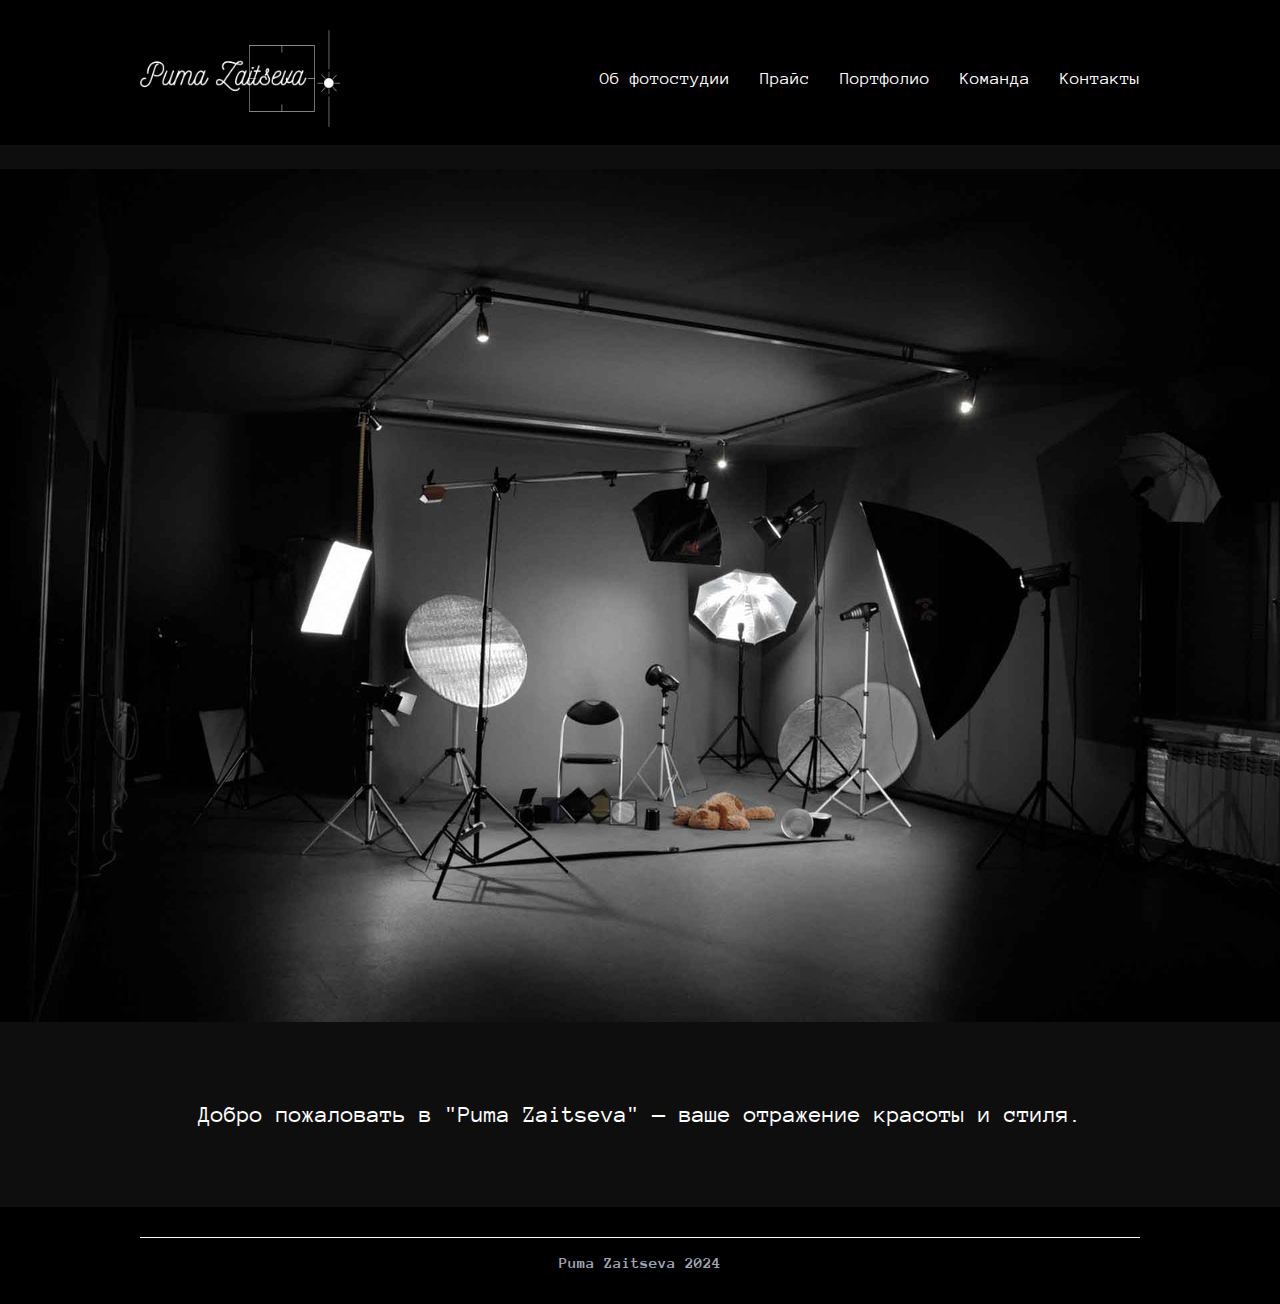
<file: site/index.html>
<!DOCTYPE html>
<html lang="ru">

<head>
    <meta charset="UTF-8">
    <meta name="viewport" content="width=device-width, initial-scale=1.0">
    <title>Puma Zaitseva</title>
    <link rel="icon" type="png" href="icons.png">
    <link rel="stylesheet" href="style.css">
</head>

<body>
    <main>
        <header class="header">
            <img class="logo" src="log.png">
            <nav class="nav">
                <ul class="nav-list">
                    <li class="nav-item"><a href="fotostydiya.html" class="nav-link">Об фотостудии</a></li>
                    <li class="nav-item"><a href="price.html" class="nav-link">Прайс</a></li>
                    <li class="nav-item"><a href="portfolio.html" class="nav-link">Портфолио</a></li>
                    <li class="nav-item"><a href="komanda.html" class="nav-link">Команда</a></li>
                    <li class="nav-item"><a href="kontakti.html" class="nav-link">Контакты</a></li>
                </ul>
            </nav>

        </header>


        <div class="container">
            <img src="2.jpg" />
            <div class="info">
                <p class="container__text"> Добро пожаловать в "Puma Zaitseva" — ваше отражение красоты и стиля.</p>
            </div>
        </div>
    </main>
    <footer class="footer_">
        <div class="footer_crossi">
            <div class="footer_top">
            </div>
            <p class="footer_p">Puma Zaitseva 2024</p>
        </div>
    </footer>
</body>

</html>
</file>
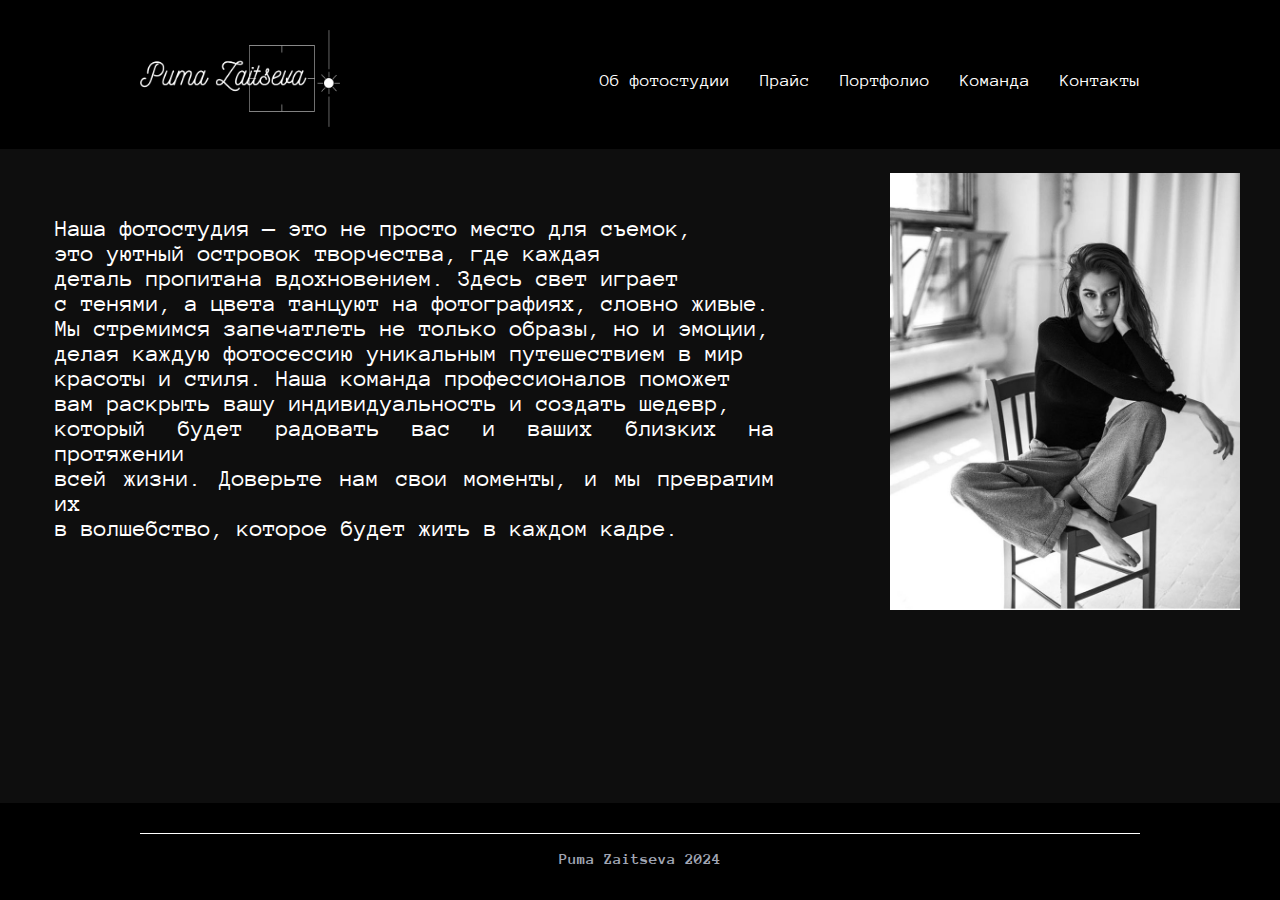
<file: site/fotostydiya.html>
<!DOCTYPE html>
<html lang="ru">

<head>
    <meta charset="UTF-8">
    <meta name="viewport" content="width=device-width, initial-scale=1.0">
    <title>Puma Zaitseva</title>
    <link rel="icon" type="png" href="icons.png">
    <link rel="stylesheet" href="style.css">
</head>

<body>
    <main>
        <header class="header">
            <a href="index.html">
                <img class="logo" src="log.png">
            </a>
            <nav class="nav">
                <ul class="nav-list">

                    <li class="nav-item"><a href="fotostydiya.html" class="nav-link">Об фотостудии</a></li>
                    <li class="nav-item"><a href="price.html" class="nav-link">Прайс</a></li>
                    <li class="nav-item"><a href="portfolio.html" class="nav-link">Портфолио</a></li>
                    <li class="nav-item"><a href="komanda.html" class="nav-link">Команда</a></li>
                    <li class="nav-item"><a href="kontakti.html" class="nav-link">Контакты</a></li>
                </ul>
            </nav>

        </header>


        <div class="container">
            <img src="1.jpg" class="foto1" />
            <div class="info">

                <p class="container__text1"> Наша фотостудия — это не просто место для съемок,<br> это уютный островок творчества, где каждая <br> деталь пропитана вдохновением. Здесь свет играет <br> с тенями, а цвета танцуют на фотографиях, словно живые.<br> Мы стремимся запечатлеть
                    не только образы, но и эмоции,<br> делая каждую фотосессию уникальным путешествием в мир <br> красоты и стиля. Наша команда профессионалов поможет<br> вам раскрыть вашу индивидуальность и создать шедевр,<br> который будет радовать
                    вас и ваших близких на протяжении <br> всей жизни. Доверьте нам свои моменты, и мы превратим их <br> в волшебство, которое будет жить в каждом кадре.</p>
            </div>
        </div>
    </main>
    <footer class="footer_">
        <div class="footer_crossi">
            <div class="footer_top">

                <div class="footer_menu">

                </div>
            </div>
            <p class="footer_p">Puma Zaitseva 2024</p>
        </div>
    </footer>
</body>

</html>
</file>
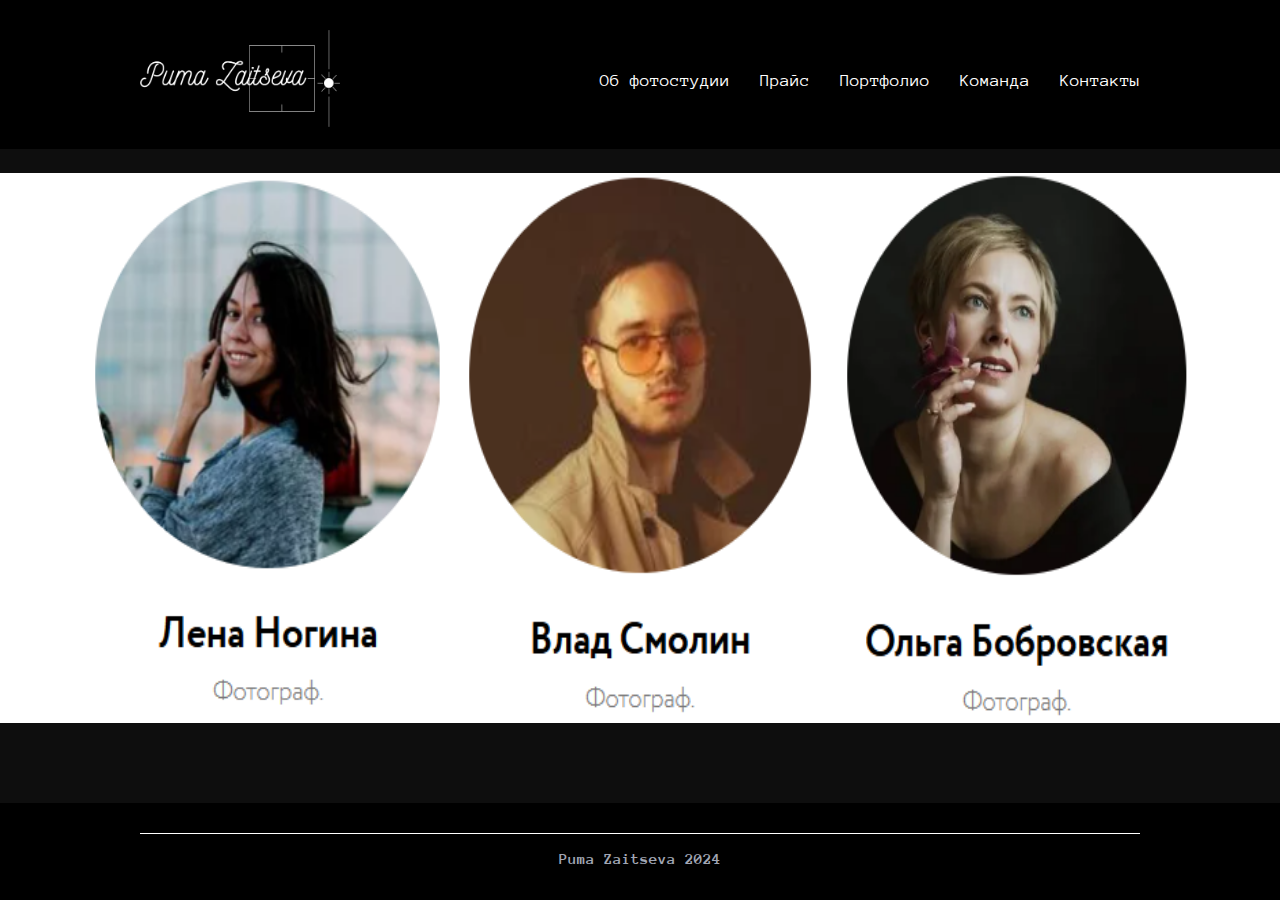
<file: site/komanda.html>
<!DOCTYPE html>
<html lang="ru">

<head>
    <meta charset="UTF-8">
    <meta name="viewport" content="width=device-width, initial-scale=1.0">
    <title>Puma Zaitseva</title>
    <link rel="icon" type="png" href="icons.png">
    <link rel="stylesheet" href="style.css">
</head>

<body>
    <main>
        <header class="header">
            <a href="index.html">
                <img class="logo" src="log.png">
            </a>
            <nav class="nav">
                <ul class="nav-list">

                    <li class="nav-item"><a href="fotostydiya.html" class="nav-link">Об фотостудии</a></li>
                    <li class="nav-item"><a href="price.html" class="nav-link">Прайс</a></li>
                    <li class="nav-item"><a href="portfolio.html" class="nav-link">Портфолио</a></li>
                    <li class="nav-item"><a href="komanda.html" class="nav-link">Команда</a></li>
                    <li class="nav-item"><a href="kontakti.html" class="nav-link">Контакты</a></li>
                </ul>
            </nav>

        </header>


        <div class="container1">
            <img src="16.png" alt="Фотография 1" width="350" height="550">
            <img src="17.png" alt="Фотография 2" width="350" height="550">
            <img src="18.png" alt="Фотография 3" width="350" height="550">
        </div>
    </main>
    <footer class="footer_">
        <div class="footer_crossi">
            <div class="footer_top">
            </div>
            <p class="footer_p">Puma Zaitseva 2024</p>
        </div>
    </footer>
</body>

</html>
</file>
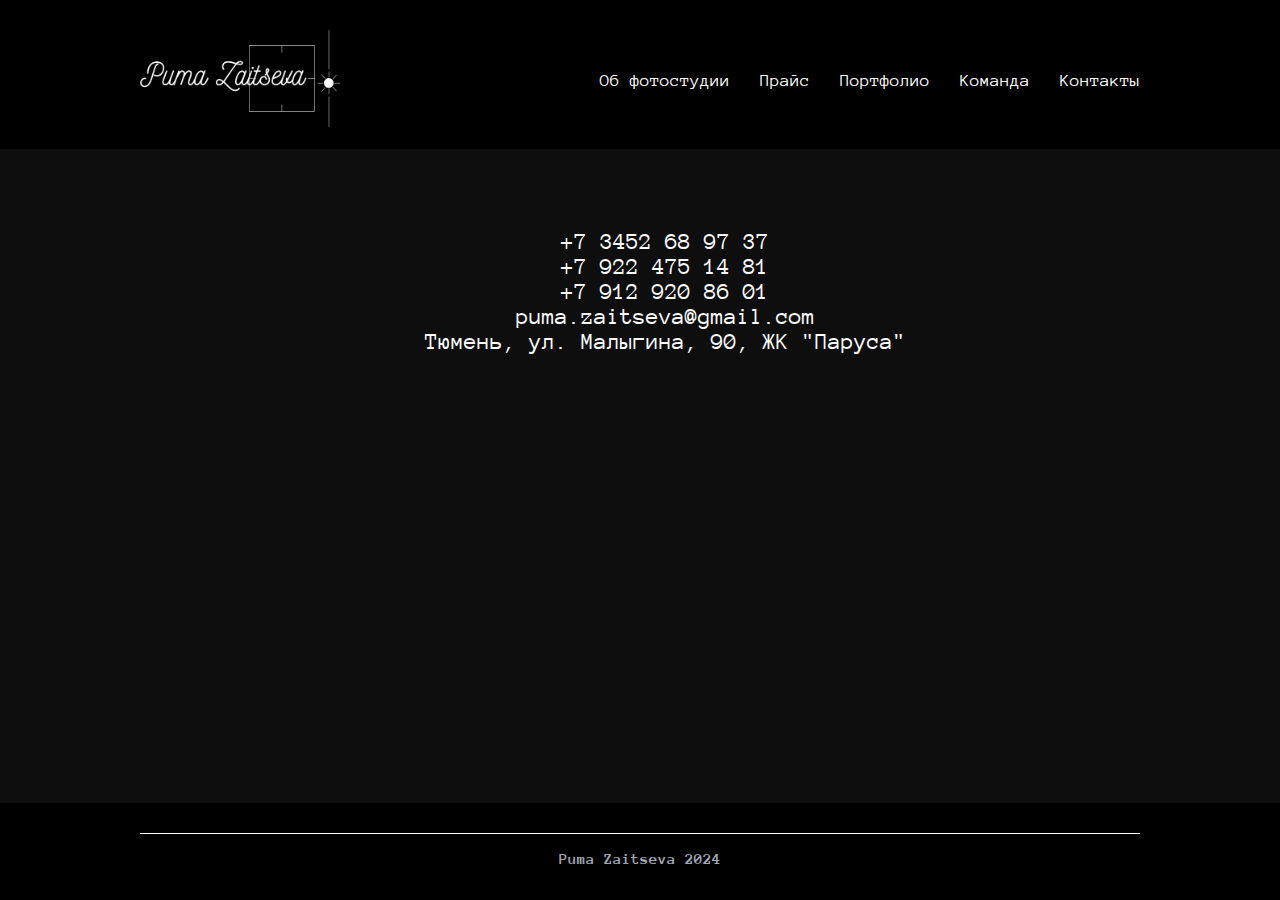
<file: site/kontakti.html>
<!DOCTYPE html>
<html lang="ru">

<head>
    <meta charset="UTF-8">
    <meta name="viewport" content="width=device-width, initial-scale=1.0">
    <title>Puma Zaitseva</title>
    <link rel="icon" type="png" href="icons.png">
    <link rel="stylesheet" href="style.css">
</head>

<body>
    <main>
        <header class="header">
            <a href="index.html">
                <img class="logo" src="log.png">
            </a>
            <nav class="nav">
                <ul class="nav-list">

                    <li class="nav-item"><a href="fotostydiya.html" class="nav-link">Об фотостудии</a></li>
                    <li class="nav-item"><a href="price.html" class="nav-link">Прайс</a></li>
                    <li class="nav-item"><a href="portfolio.html" class="nav-link">Портфолио</a></li>
                    <li class="nav-item"><a href="komanda.html" class="nav-link">Команда</a></li>
                    <li class="nav-item"><a href="kontakti.html" class="nav-link">Контакты</a></li>
                </ul>
            </nav>

        </header>


        <div class="container">
            <div class="infoo">

                <p class="container__text"> +7 3452 68 97 37<br> +7 922 475 14 81<br> +7 912 920 86 01<br> puma.zaitseva@gmail.com
                    <br> Тюмень, ул. Малыгина, 90, ЖК "Паруса"
                </p>
            </div>
            
        </div>
        <div class="map">
        <script type="text/javascript" charset="utf-8" async src="https://api-maps.yandex.ru/services/constructor/1.0/js/?um=constructor%3A0a40a981a42d8d7b8fb03615869fac3a201069b2ac13d55e6af892aa50333c0c&amp;width=661&amp;height=524&amp;lang=ru_RU&amp;scroll=true"></script>
        </div>
    </main>
    <footer class="footer_">
        <div class="footer_crossi">
            <div class="footer_top">

                <div class="footer_menu">

                </div>
            </div>
            <p class="footer_p">Puma Zaitseva 2024</p>
        </div>
    </footer>
</body>

</html>
</file>
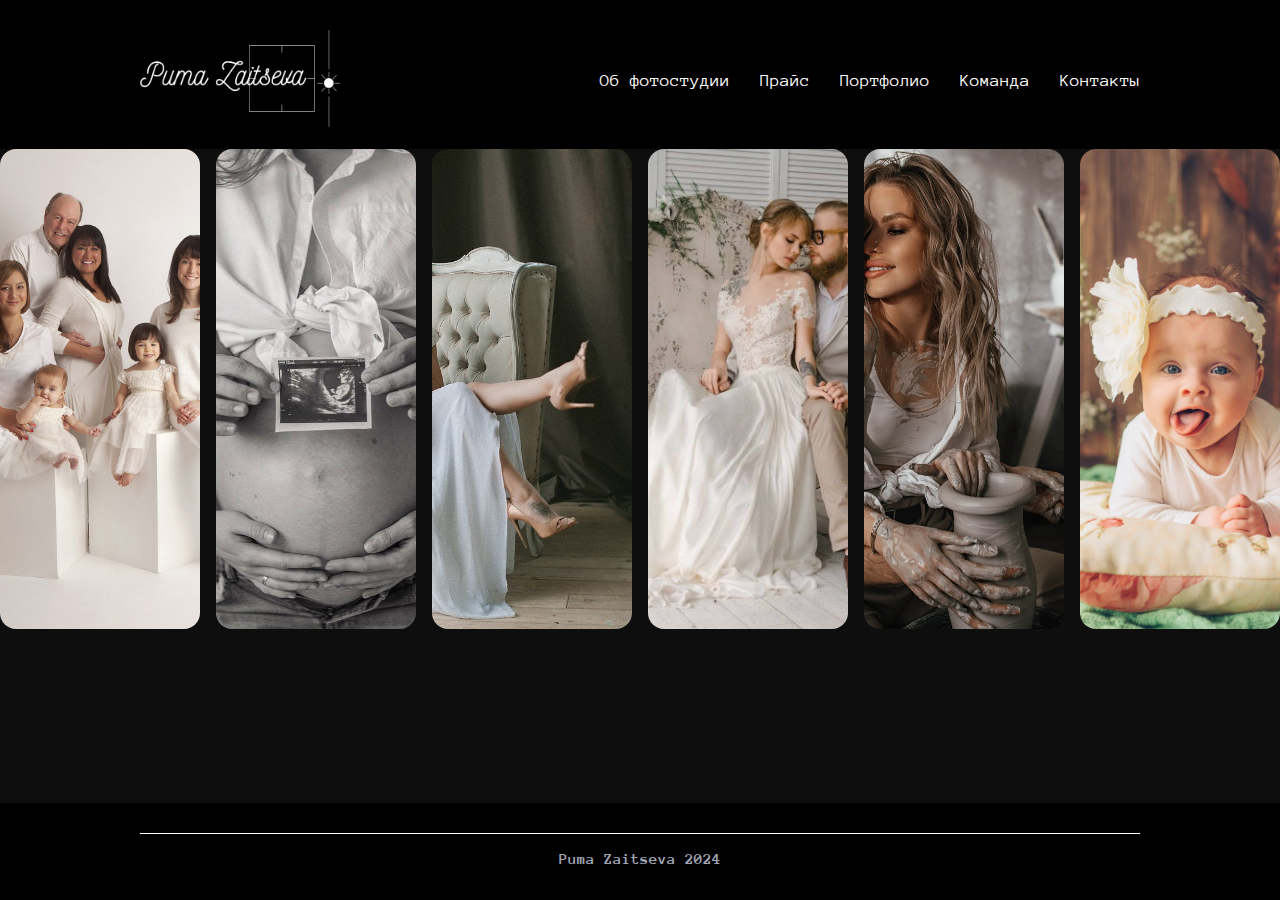
<file: site/portfolio.html>
<!DOCTYPE html>
<html lang="ru">

<head>
    <meta charset="UTF-8">
    <meta name="viewport" content="width=device-width, initial-scale=1.0">
    <title>Puma Zaitseva</title>
    <link rel="icon" type="png" href="icons.png">
    <link rel="stylesheet" href="style.css">
</head>

<body>
    <main>
        <header class="header">
            <a href="index.html">
                <img class="logo" src="log.png">
            </a>
            <nav class="nav">
                <ul class="nav-list">

                    <li class="nav-item"><a href="fotostydiya.html" class="nav-link">Об фотостудии</a></li>
                    <li class="nav-item"><a href="price.html" class="nav-link">Прайс</a></li>
                    <li class="nav-item"><a href="portfolio.html" class="nav-link">Портфолио</a></li>
                    <li class="nav-item"><a href="komanda.html" class="nav-link">Команда</a></li>
                    <li class="nav-item"><a href="kontakti.html" class="nav-link">Контакты</a></li>
                </ul>
            </nav>

        </header>




        <div class="kodfun-galery">
            <div style="background-image: url('4.jpg');" alt="Галерея"></div>
            <div style="background-image: url('5.jpg');" alt="Галерея"></div>
            <div style="background-image: url('6.jpg');" alt="Галерея"></div>
            <div style="background-image: url('7.jpeg');" alt="Галерея"></div>
            <div style="background-image: url('8.jpg');" alt="Галерея"></div>
            <div style="background-image: url('33.jpg');" alt="Галерея"></div>
        </div>
        <style>
            .kodfun-galery {
                display: flex;
                height: 30rem;
                gap: 1rem;
            }
            
            .kodfun-galery>div {
                flex: 1;
                border-radius: 1rem;
                background-position: center;
                background-repeat: no-repeat;
                background-size: auto 100%;
                transition: all .8s cubic-bezier(0.25, 0.4, 0.45, 1.4);
            }
            
            .kodfun-galery>div:hover {
                flex: 5;
            }
        </style>
    </main>
    <footer class="footer_">
        <div class="footer_crossi">
            <div class="footer_top">

                <div class="footer_menu">

                </div>
            </div>
            <p class="footer_p">Puma Zaitseva 2024</p>
        </div>
    </footer>
</body>

</html>
</file>
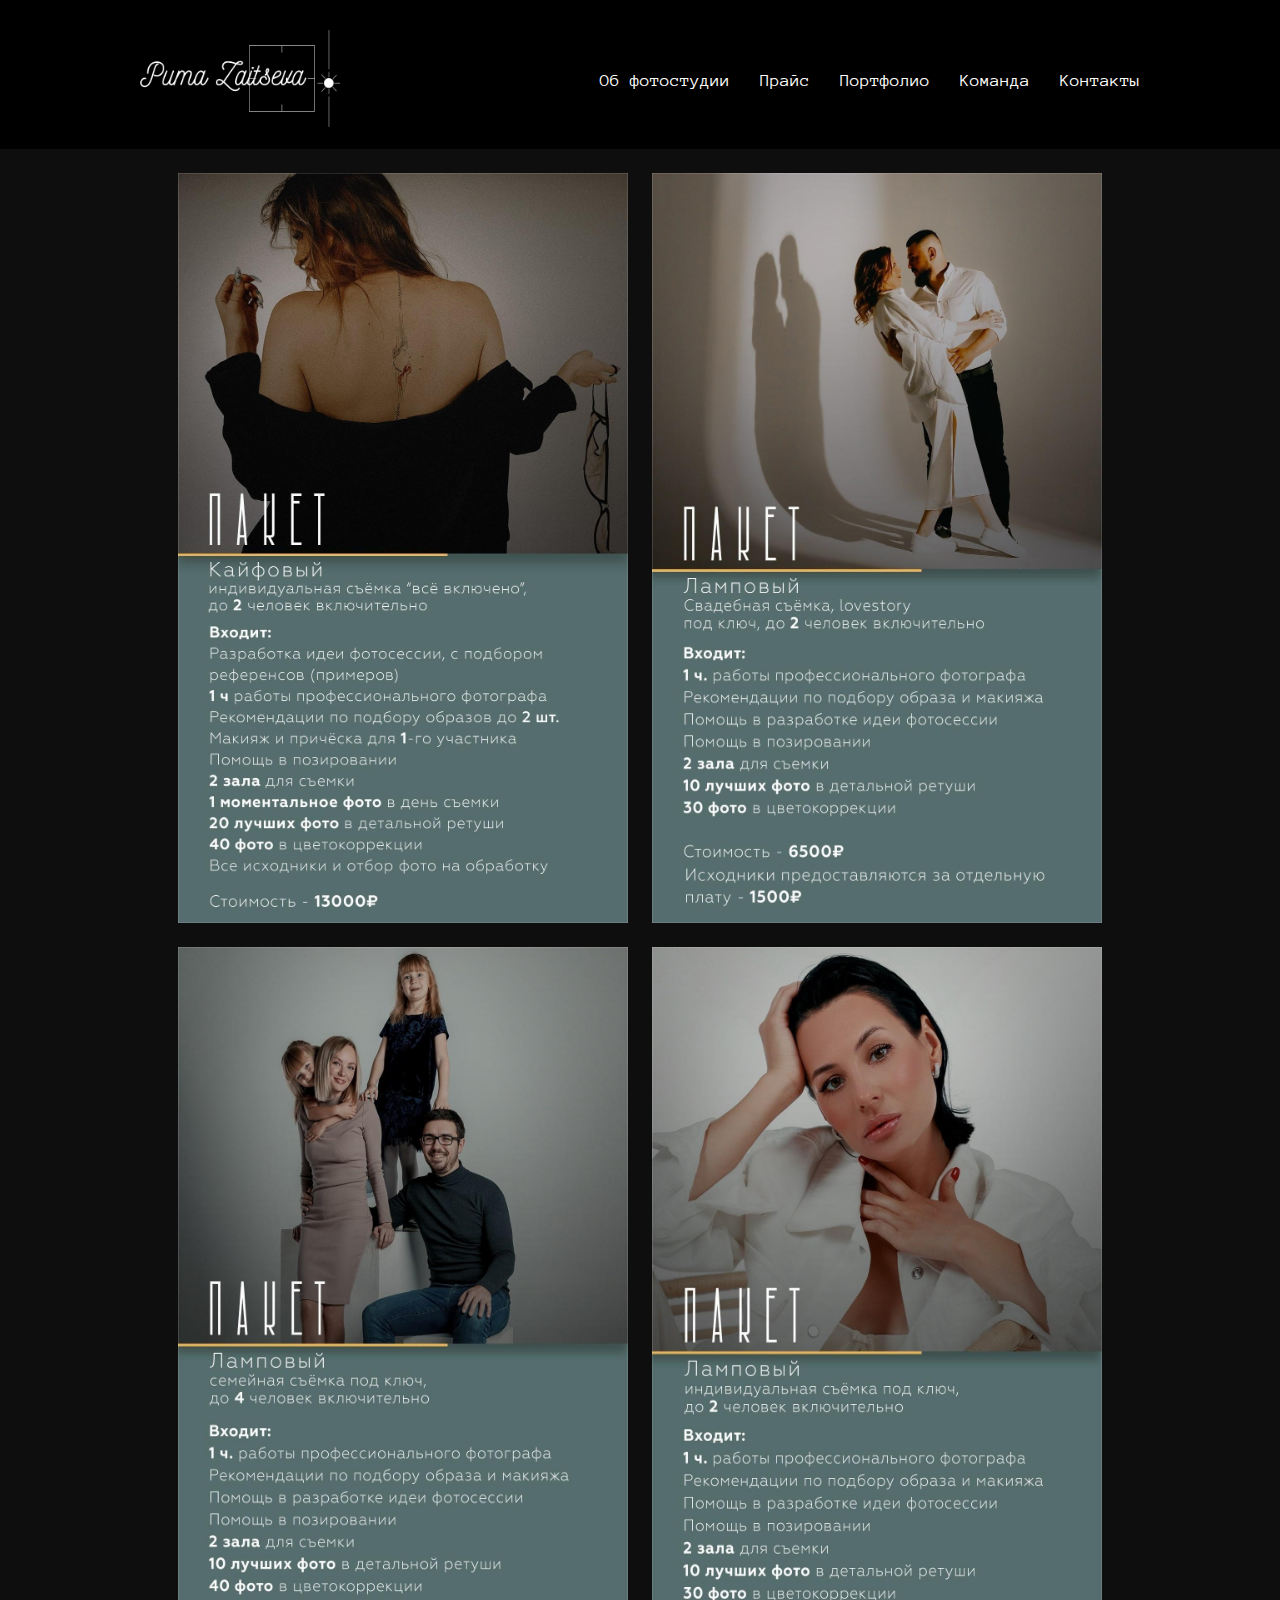
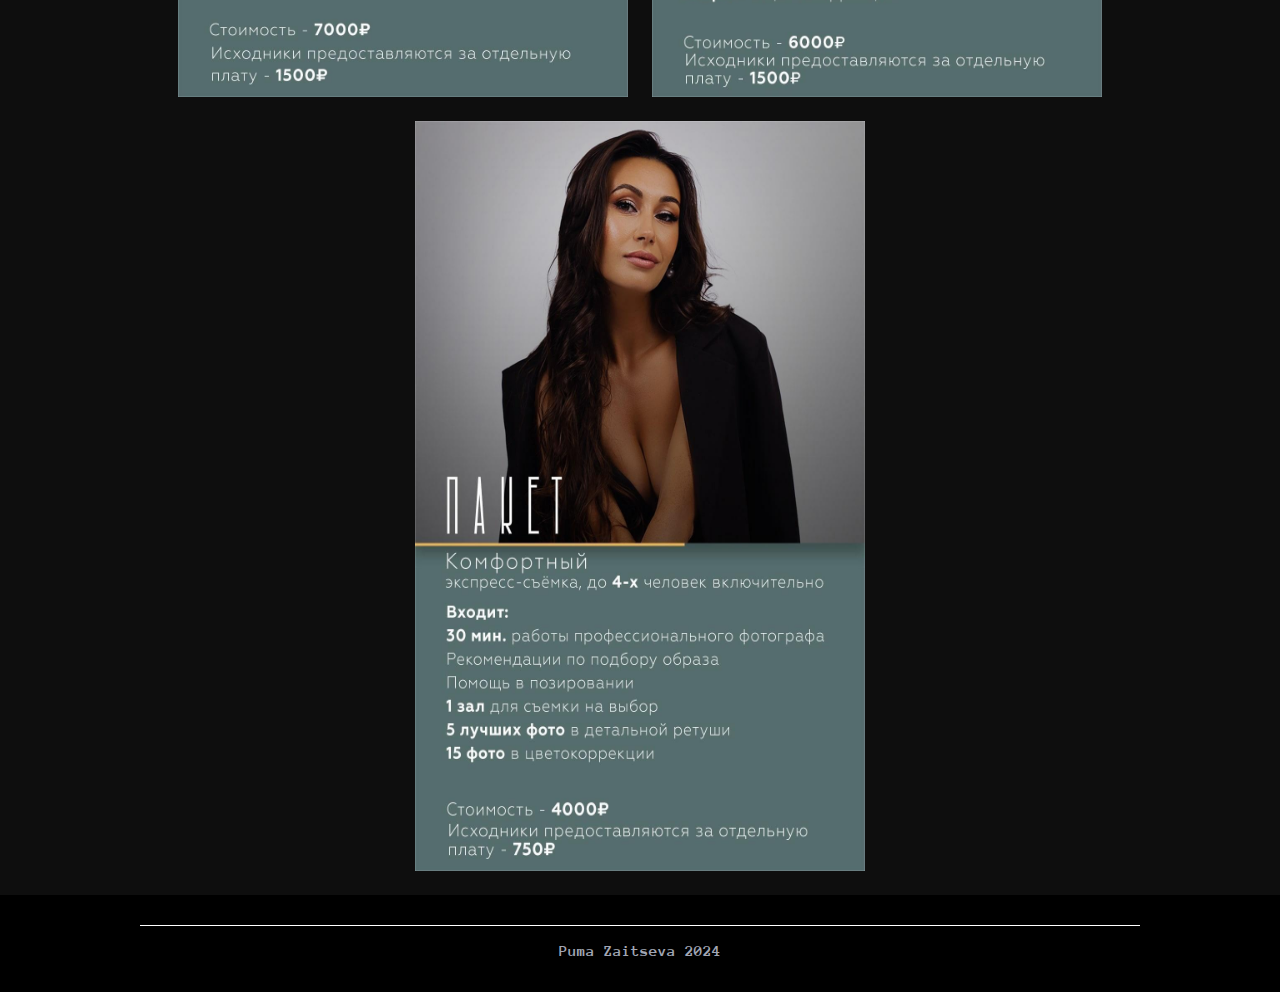
<file: site/price.html>
<!DOCTYPE html>
<html lang="ru">

<head>
    <meta charset="UTF-8">
    <meta name="viewport" content="width=device-width, initial-scale=1.0">
    <title>Puma Zaitseva</title>
    <link rel="icon" type="png" href="icons.png">
    <link rel="stylesheet" href="style.css">
</head>

<body>
    <main>
        <header class="header">
            <a href="index.html">
                <img class="logo" src="log.png">
            </a>
            <nav class="nav">
                <ul class="nav-list">

                    <li class="nav-item"><a href="fotostydiya.html" class="nav-link">Об фотостудии</a></li>
                    <li class="nav-item"><a href="price.html" class="nav-link">Прайс</a></li>
                    <li class="nav-item"><a href="portfolio.html" class="nav-link">Портфолио</a></li>
                    <li class="nav-item"><a href="komanda.html" class="nav-link">Команда</a></li>
                    <li class="nav-item"><a href="kontakti.html" class="nav-link">Контакты</a></li>
                </ul>
            </nav>

        </header>


        <div class="container">
            <img src="10.jpg" alt="Фотография 1" width="450" height="750">
            <img src="11.jpg" alt="Фотография 2" width="450" height="750">
            <img src="12.jpg" alt="Фотография 3" width="450" height="750">
            <img src="13.jpg" alt="Фотография 4" width="450" height="750">
            <img src="14.jpg" alt="Фотография 4" width="450" height="750">
        </div>
    </main>
    <footer class="footer_">
        <div class="footer_crossi">
            <div class="footer_top">
            </div>
            <p class="footer_p">Puma Zaitseva 2024</p>
        </div>
    </footer>
</body>

</html>
</file>
<file: site/style.css>
@import url("https://fonts.googleapis.com/css2?family=Anonymous+Pro:wght@400;700&family=IBM+Plex+Mono:wght@400;500&family=Inter:wght@200;400;700&family=Lato&family=Roboto:wght@300;400;500;900&family=Russo+One&display=swap");
@media screen and (max-width: 1440px) {
    .container {
        font-size: 24px;
    }
}

@media screen and (max-width: 375px) {
    .header {
        display: flex;
        width: 375px;
        padding: 0px 16px;
        flex-direction: column;
        justify-content: center;
        align-items: center;
    }
    .subtitle {
        margin: 0;
    }
    .container {
        display: flex;
        padding: 0px 16px;
        justify-content: center;
        align-items: center;
        align-self: stretch;
    }
    .footer_top {
        display: flex;
        width: 375px;
        padding: 0px 16px;
        flex-direction: column;
        align-items: center;
    }
}

@font-face {
    font-family: "Anonymous Pro";
    src: url(fonts/AnonymousPro-Bold.ttf);
    font-weight: 700;
}

@font-face {
    font-family: "Anonymous Pro";
    src: url(fonts/AnonymousPro-Regular.ttf);
}

main {
    flex-grow: 1;
}

body {
    background: #000000f1;
    color: rgb(255, 254, 254);
    margin: 0;
    display: flex;
    flex-direction: column;
    min-height: 100vh;
}

header {
    font-family: "Anonymous Pro";
    border-bottom: 1px solid #000000;
    display: flex;
    justify-content: space-between;
    padding: 30px 140px 17px 140px;
    align-items: center;
    background: #000000;
}

.subtitle {
    color: #ffffff;
    font-size: 30px;
}

.logo {
    align-items: center;
    width: 200px;
}

.nav-list {
    list-style: none;
    display: flex;
    flex-wrap: wrap;
    gap: 30px;
    flex-direction: row;
    padding: 0;
}

a {
    color: #ffffff;
    text-decoration: none;
    font-family: "Anonymous Pro";
    font-size: 18px;
}

h2 {
    font-family: IBM Plex Mono;
    font-weight: 500;
    font-size: 48px;
    color: black;
    font-style: normal;
    line-height: 100%;
    margin-top: 25px;
    margin-left: 140px;
}

.container {
    display: flex;
    flex-wrap: wrap;
    gap: 24px;
    justify-content: center;
    margin: 24px 0;
}

h3 {
    font-family: "Anonymous Pro", sans-serif;
    font-size: 26px;
}

p {
    font-family: "Anonymous Pro", sans-serif;
    font-size: 24px;
}

.container__image {
    width: 371px;
    height: 254px;
    border-radius: 12px;
}

.info {
    padding: 32px 55px;
    font-family: Anonymous Pro;
    text-align: justify;
}

footer {
    font-family: "Anonymous Pro";
    padding: 30px 140px 17px 140px;
    background-color: #000000;
}

.footer-list1 {
    list-style: none;
    display: flex;
    flex-wrap: wrap;
    gap: 30px;
    flex-direction: row;
    padding: 0;
}

.footer-list1 a {
    color: rgb(255, 255, 255);
    text-decoration: none;
    font-family: "Anonymous Pro";
    font-size: 18px;
}

.footer_p {
    color: #A1A6B4;
    font-family: Anonymous Pro;
    font-size: 16px;
    font-weight: 700;
    text-align: center;
}

.footer_crossi {
    width: 100%;
}

.footer_top {
    width: 100%;
    display: flex;
    justify-content: space-between;
    align-items: center;
    border-bottom: solid 1px white;
}

.foto1 {
    margin-left: 850px;
    width: 350px;
}

.container__text1 {
    margin-right: 450px;
    margin-top: -450px;
    display: flex;
    flex-wrap: nowrap;
    align-content: center;
    justify-content: space-between;
    align-items: center;
}

.infoo {
    padding: 32px 55px;
    font-family: Anonymous Pro;
    text-align: center;
    margin-left: 50px;
}

.container1 {
    display: flex;
    flex-wrap: wrap;
    gap: 24px;
    justify-content: center;
    margin: 24px 0;
    background-color: #ffffff;
}
.map{
    display: flex;
    flex-wrap: wrap;
    align-content: center;
    justify-content: space-around;
    
}
</file>
